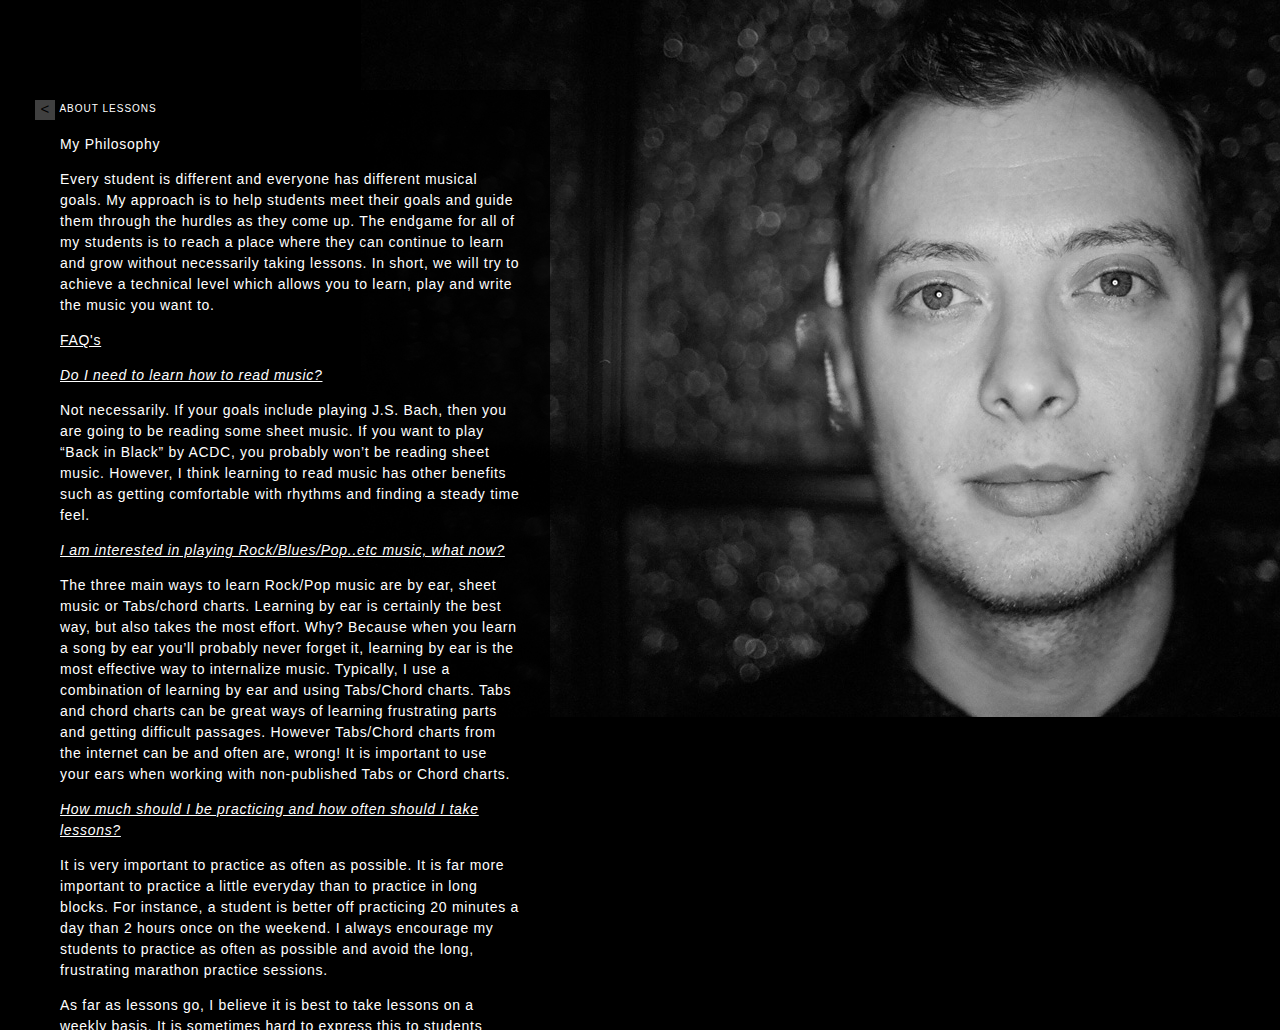
<file: html/about-lessons.html>
<!DOCTYPE html>
<html>
  <head>
    <meta charset="utf-8">
    <title>AARON HYZEN</title>
    <link rel="stylesheet" href="../css/main.css">
    <link rel="stylesheet" href="../css/location.css">
  </head>
  <body>
    <section class="general-container content-background">
    <a href="../index.html" class="back-arrow">&lt;</a>
    <span class="layout-content layout-content-nav-dropdown">
      <a>
        ABOUT LESSONS
      </a>
    </span>
    <div class="content-font">
      <p>My Philosophy</p>

      <p>
      Every student is different and everyone has different musical goals. My
      approach is to help students meet their goals and guide them through the
      hurdles as they come up. The endgame for all of my students is to reach
      a place where they can continue to learn and grow without necessarily
      taking lessons. In short, we will try to achieve a technical level which
      allows you to learn, play and write the music you want to.
      </p>

      <p><u>FAQ's</u></p>

      <i><u>Do I need to learn how to read music?</u></i>

      <p>
      Not necessarily. If your goals include playing J.S. Bach, then you are
      going to be reading some sheet music. If you want to play “Back in
      Black” by ACDC, you probably won’t be reading sheet music. However, I
      think learning to read music has other benefits such as getting
      comfortable with rhythms and finding a steady time feel.
      </p>

      <i><u>I am interested in playing Rock/Blues/Pop..etc music, what now?</u></i>

      <p>
        The three main ways to learn Rock/Pop music are by ear, sheet music or
        Tabs/chord charts. Learning by ear is certainly the best way, but also
        takes the most effort. Why? Because when you learn a song by ear you’ll
        probably never forget it, learning by ear is the most effective way to
        internalize music. Typically, I use a combination of learning by ear and
         using Tabs/Chord charts. Tabs and chord charts can be great ways of
        learning frustrating parts and getting difficult passages. However
        Tabs/Chord charts from the internet can be and often are, wrong! It is
        important to use your ears when working with non-published Tabs or Chord
        charts.
      </p>

      <i><u>How much should I be practicing and how often should I take lessons?</u></i>

      <p>
        It is very important to practice as often as possible. It is far more important to practice a little
        everyday than to practice in long blocks. For instance, a student is
        better off practicing 20 minutes a day than 2 hours once on the weekend.
        I always encourage my students to practice as often as possible and
        avoid the long, frustrating marathon practice sessions.
      </p>
      <p>
        As far as lessons go, I believe it is best to take lessons on a weekly
        basis. It is sometimes hard to express this to students because I am the
        guy selling lessons (talk about a conflict of interests). But it is
        really for a student’s benefit to stay consistent and focused. A typical
        situation is: “The week flew by and I didn’t have any time to practice.
        I don’t need a lesson this week, I’ll practice hard and next week I’ll
        take a lesson.” Unfortunately this is the quickest way to get off track
        (out of sight, out of mind). Getting results is important for
        re-enforcing motivation. The weeks do go by fast but so do the months. Without some regularity it is very difficult to get positive results.
        Before you know it you could be off the wagon and to some extent you’ll
        be starting over.
      </p>

      <i><u>Do I need to <strong>Stretch Out</strong> before I <strong>Rock Out</strong>?!</u></i>

      <p>
        Well, it is always good to warm up first. Especially if you’re going be
        playing behind your head, doing windmills or the one-legged hop.
        Regardless, recent studies by the American Medical Association have
        shown it is more important to stretch out AFTER  you rock out.
        Stretching while your muscles are cold can actually cause more injuries.
      </p>

    <div>
      <p><a href="../index.html" >&lt; HOME</a></p>
    </section>
  </body>
</html>
</file>
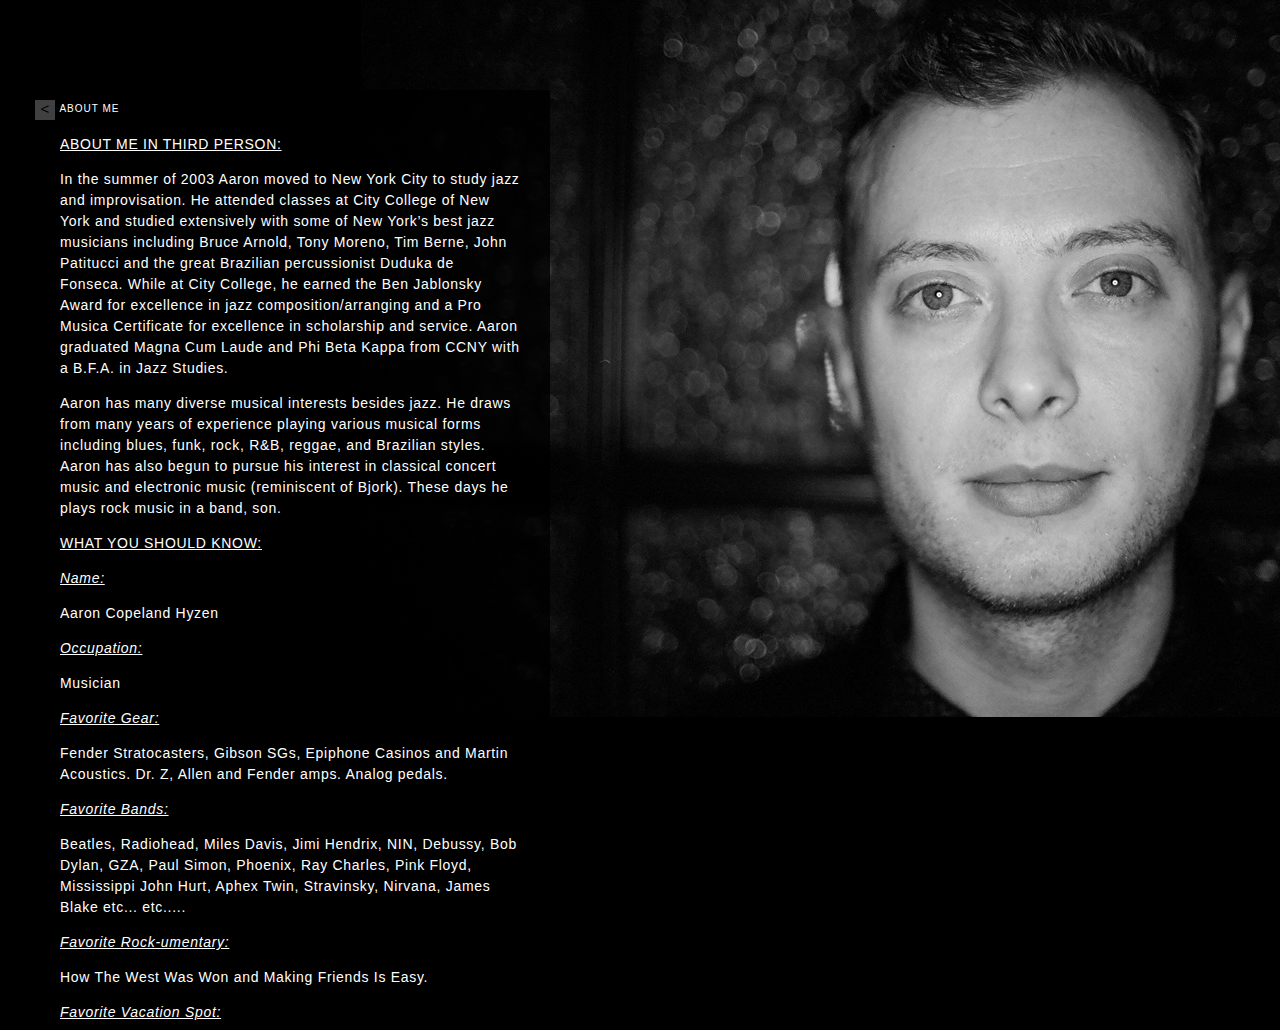
<file: html/about-me.html>
<!DOCTYPE html>
<html>
  <head>
    <meta charset="utf-8">
    <title>AARON HYZEN</title>
    <link rel="stylesheet" href="../css/main.css">
    <link rel="stylesheet" href="../css/location.css">
  </head>
  <body>
    <section class="general-container content-background">
    <a href="../index.html" class="back-arrow">&lt;</a>
    <span class="layout-content layout-content-nav-dropdown">
      ABOUT ME
    </span>
    <div class="content-font">
      <p>
        <u>
          ABOUT ME IN THIRD PERSON:
        </u>
      </p>
      <p>
        In the summer of 2003 Aaron moved to New York City to study jazz and
        improvisation. He attended classes at City College of New York and
        studied extensively with some of New York’s best jazz musicians
        including Bruce Arnold, Tony Moreno, Tim Berne, John Patitucci and the
        great Brazilian percussionist Duduka de Fonseca. While at City College,
        he earned the Ben Jablonsky Award for excellence in jazz
        composition/arranging and a Pro Musica Certificate for excellence in
        scholarship and service. Aaron graduated Magna Cum Laude and Phi Beta Kappa from CCNY with a
        B.F.A. in Jazz Studies.
      </p>
      <p>
        Aaron has many diverse musical interests besides jazz. He draws from many
        years of experience playing various musical forms including blues, funk,
        rock, R&amp;B, reggae, and Brazilian styles. Aaron has also begun to
        pursue his interest in classical concert music and electronic music
        (reminiscent of Bjork). These days he plays rock music in a band, son.
      </p>

      <p><u>WHAT YOU SHOULD KNOW:</u></p>

      <i><u>Name:</u></i>

      <p>
        Aaron Copeland Hyzen
      </p>

      <i><u>Occupation:</u></i>

      <p>
        Musician
      </p>

      <i><u>Favorite Gear:</u></i>

      <p>
        Fender Stratocasters, Gibson SGs, Epiphone Casinos and Martin Acoustics.
        Dr. Z, Allen and Fender amps. Analog pedals.
      </p>

      <i><u>Favorite Bands:</u></i>

      <p>
        Beatles, Radiohead, Miles Davis, Jimi Hendrix, NIN, Debussy,
        Bob Dylan, GZA, Paul Simon, Phoenix, Ray Charles, Pink Floyd,
        Mississippi John Hurt, Aphex Twin, Stravinsky, Nirvana,
        James Blake etc... etc.....
      </p>

      <i><u>Favorite Rock-umentary:</u></i>

      <p>How The West Was Won and Making Friends Is Easy.</p>

      <i><u>Favorite Vacation Spot:</u></i>

      <p>Hawaii, been there twice-you should try the shaved ice. oh yea.</p>

      <i><u>Favorite Songs Right Now:</u></i>

      <ol>
        <li>Julia - the Beatles</li>
        <li>Mind Mischief - Tame Impala</li>
        <li>Questing - Tokimonsta</li>
        <li> The Downward Spiral - NIN</li>
        <li>Armistice - Phoenix</li>
      </ol>
    <div>
      <p><a href="../index.html" >&lt; HOME</a></p>
    </section>
  </body>
</html>
</file>
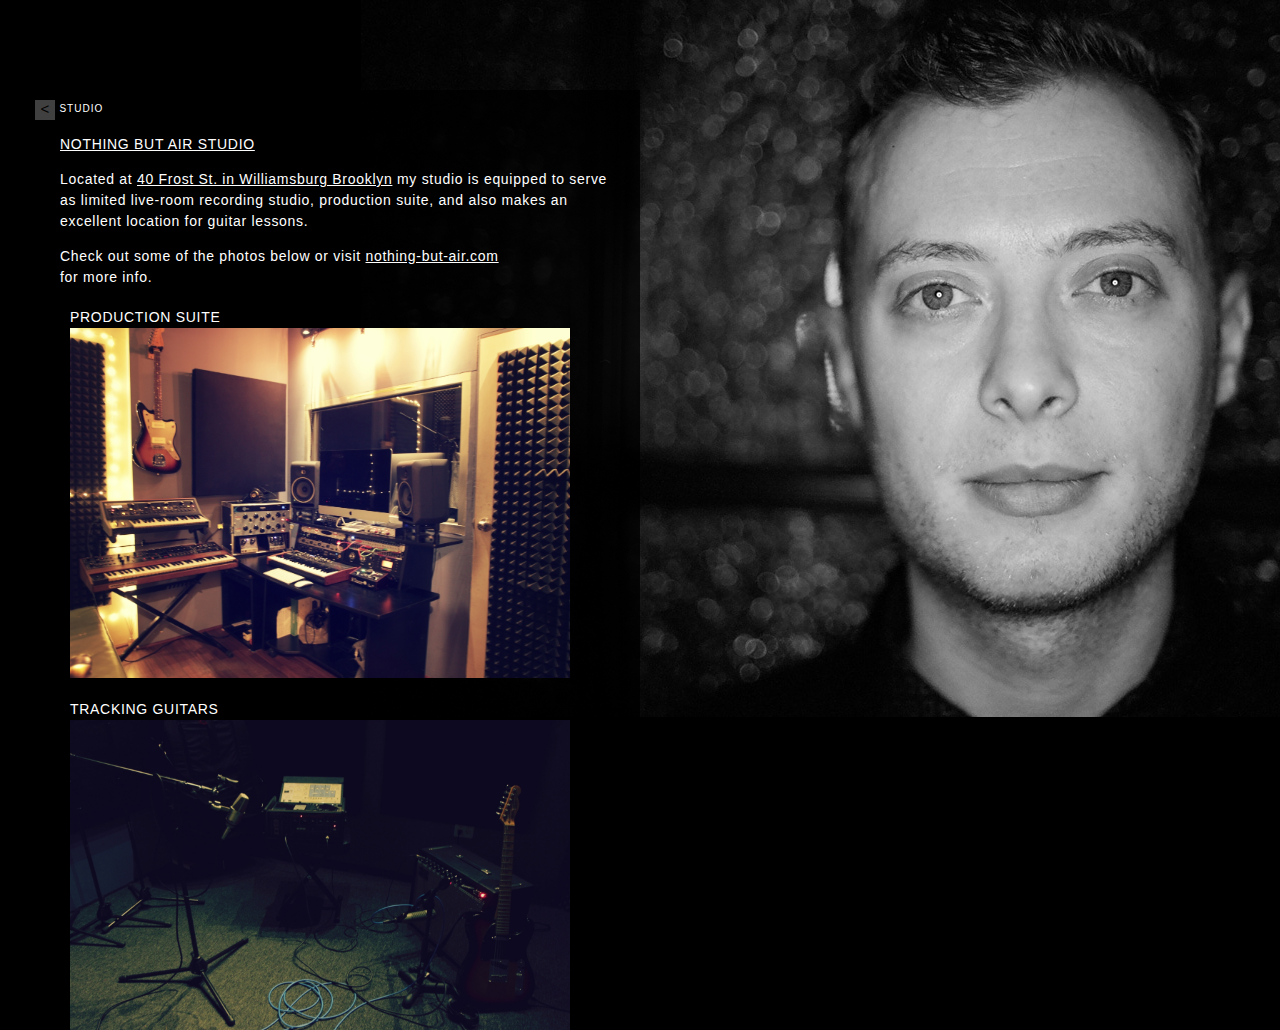
<file: html/studio.html>
<!DOCTYPE html>
<html>
  <head>
    <meta charset="utf-8">
    <title>AARON HYZEN</title>
    <link rel="stylesheet" href="../css/main.css">
  </head>
  <body>
    <section class="studio-container general-container content-background ">
    <a href="../index.html" class="back-arrow">&lt;</a>
    <span class="layout-content layout-content-nav-dropdown">
      STUDIO
    </span>
    <div class="content-font">
      <p>
        <u>
          NOTHING BUT AIR STUDIO
        </u>
      </p>
      <p>
        Located at <u><a href="https://www.google.com/maps/place/40+Frost+St,+Brooklyn,+NY+11211/@40.717342,-73.9526392,17z/data=!3m1!4b1!4m5!3m4!1s0x89c2595a4bbd1455:0xe698b40d96c4e714!8m2!3d40.717342!4d-73.9504505" target="_blank">
          40 Frost St. in Williamsburg Brooklyn</u>
        </a>
        my studio is equipped to serve as limited live-room recording studio, production suite,
        and also makes an excellent location for guitar lessons.
      </p>

      <p>
        Check out some of the photos below or visit
        <u><a href="http://nothing-but-air.com/" target="_blank">
          nothing-but-air.com
        </a></u><br>for more info.
      </p>
      <ul>
        <li>
          PRODUCTION SUITE
          <img src="../images/studio1.jpg" class="studio-resize"alt="">
        </li>
        <li>
          TRACKING GUITARS
          <img src="../images/studio2.jpg" class="studio-resize"alt="">
        </li>
        <li>
          TRACKING DI BASS GUITAR WITH DRUM SET
          <img src="../images/studio4.jpg" class="studio-resize"alt="">
        </li>
        <li>
          TRACKING GUITAR THROUGH ALLEN ACCOMPLICE 60S BLACKFLACE FENDER CLONE
          <img src="../images/studio3.jpg" class="studio-resize"alt="">
        </li>
      </ul>
    <div>
      <p><a href="../index.html" >&lt; HOME</a></p>
    </section>
  </body>
</html>
</file>
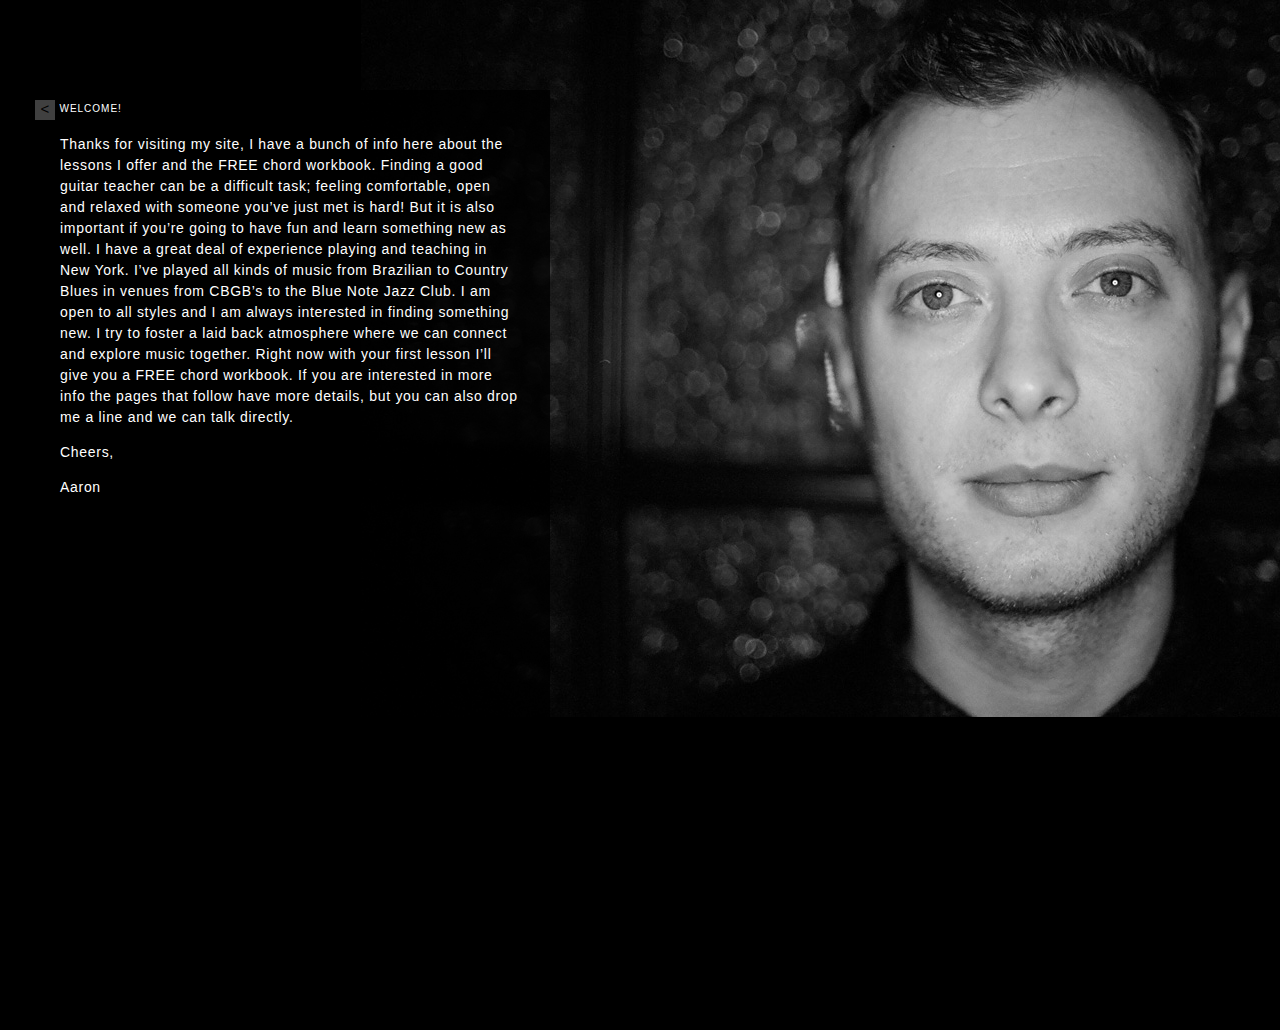
<file: html/welcome.html>
<!DOCTYPE html>
<html>
  <head>
    <meta charset="utf-8">
    <title>AARON HYZEN</title>
    <link rel="stylesheet" href="../css/main.css">
    <link rel="stylesheet" href="../css/location.css">
  </head>
  <body>
    <section class="general-container content-background">
    <a href="../index.html" class="back-arrow">&lt;</a>
    <span class="layout-content layout-content-nav-dropdown">
      <a>
      WELCOME!
    </a>
  </span>
    <div class="content-font">
      <p>
        Thanks for visiting my site, I have a bunch of info here about the lessons I offer
and the FREE chord workbook. Finding a good guitar teacher can be a
difficult task; feeling comfortable, open and relaxed with someone
you’ve just met is hard! But it is also important if you’re going to
have fun and learn something new as well. I have a great deal of
experience playing and teaching in New York. I’ve played all kinds of
music from Brazilian to Country Blues in venues from CBGB’s to the Blue
Note Jazz Club. I am open to all styles and I am always interested in
finding something new. I try to foster a laid back atmosphere where we
can connect and explore music together. Right now with your first lesson
 I’ll give you a FREE chord workbook. If you are interested in more info
 the pages that follow have more details, but you can also drop me a
line and we can talk directly.
      </p>
      <p>
        Cheers,
      </p>
      <p>
        Aaron
      </p>
    </div>
  </section>
  </body>
</html>
</file>
<file: css/main.css>
body {
  background-image: url('../images/aaronsFace.jpeg');
  background-position: top right;
  background-repeat: no-repeat;
  background-attachment: fixed;
  background-color: black;
  color: white;
  font-family: 'Ubuntu', sans-serif;
  margin: 0;
}

div {
  display: block;
}

h1 {
  display: block;
  -webkit-margin-before: 0.67em;
  -webkit-margin-after: 0.67em;
  -webkit-margin-start: 0px;
  -webkit-margin-end: 0px;
}

ul {
  list-style: none;
  padding: 0;
}

a {
  text-decoration: none;
  color: inherit;
}

a:hover {
  text-decoration: underline;
  color: #00ffff;
}

#sidebar-container {
  height: 529px;
  width: 460px;
  position: absolute;
  overflow: hidden;
  top: 90px;
  margin-bottom: 40px;
  left: 30px;
}

.content-background {
  background: rgba(0,0,0,0.80);
  padding: 10px 30px 30px 30px;
}

.about-name {
  font-size: 57px;
  font-weight: normal;
  font-style: normal;
  line-height: 100%;
  margin: 20px 0 0 0;
  width: 100%;
}

.inner-name {
  cursor: pointer;
}

.content-list-styles {
  font-size: 24px;
  padding-top: 10px;
  border-top: 1px solid rgba(255,255,255,0.2);
}

.content-list-styles li{
  display: block;
  overflow: hidden;
  margin: 0 0 10px 0;
  padding: 0 0 10px 0;
  border-bottom: 1px solid rgba(255,255,255,0.2);
  cursor: pointer;
  line-height: 130%;
}

.pointer-arrow {
  float: right;
  color: rgba(255,255,255,0.3);
  font-weight: lighter;
}

.layout-content {
  overflow: hidden;
    display: inline-block;
    max-width: 90%;
    white-space: nowrap;
    text-overflow: ellipsis;
}

.layout-content-nav-dropdown {
  font-size: 10px;
  line-height: 10px;
  text-transform: uppercase;
  letter-spacing: 1px;
  cursor: pointer;
}

.content-font {
  font-size: 14px;
  letter-spacing: 0.7px;
  line-height: 150%;

}

.content-font li {
  padding: 5px;
  margin: 5px;
}

.back-arrow {
  top: 25px;
  display: inline-block;
  background: #404040;
  width: 20px;
  height: 20px;
  color: #000;
  text-align: center;
  font-size: 15px;
  cursor: pointer;
  margin-left: -25px;
}

.back-arrow:hover {
  background: #fff;
  text-decoration: none;
  color: #000;
}

.general-container {
  height: 100%;
  width: 460px;
  position: absolute;
  overflow: hidden;
  top: 90px;
  margin-bottom: 40px;
  left: 30px;
  display: block;
  overflow: auto;
}

.studio-container {
  width: 550px;
}

.studio-resize {
  width: 500px;
  height: 350px;
  margin-right: 20px;
}
</file>
<file: css/location.css>
#map, #bkmap {
  width: 250px;
  height: 250px;
  margin: 7px 20%;
}

.general-container {
  height: 100%;
  width: 460px;
  position: absolute;
  overflow: hidden;
  top: 90px;
  margin-bottom: 40px;
  left: 30px;
  display: block;
  overflow: auto;
}
</file>
